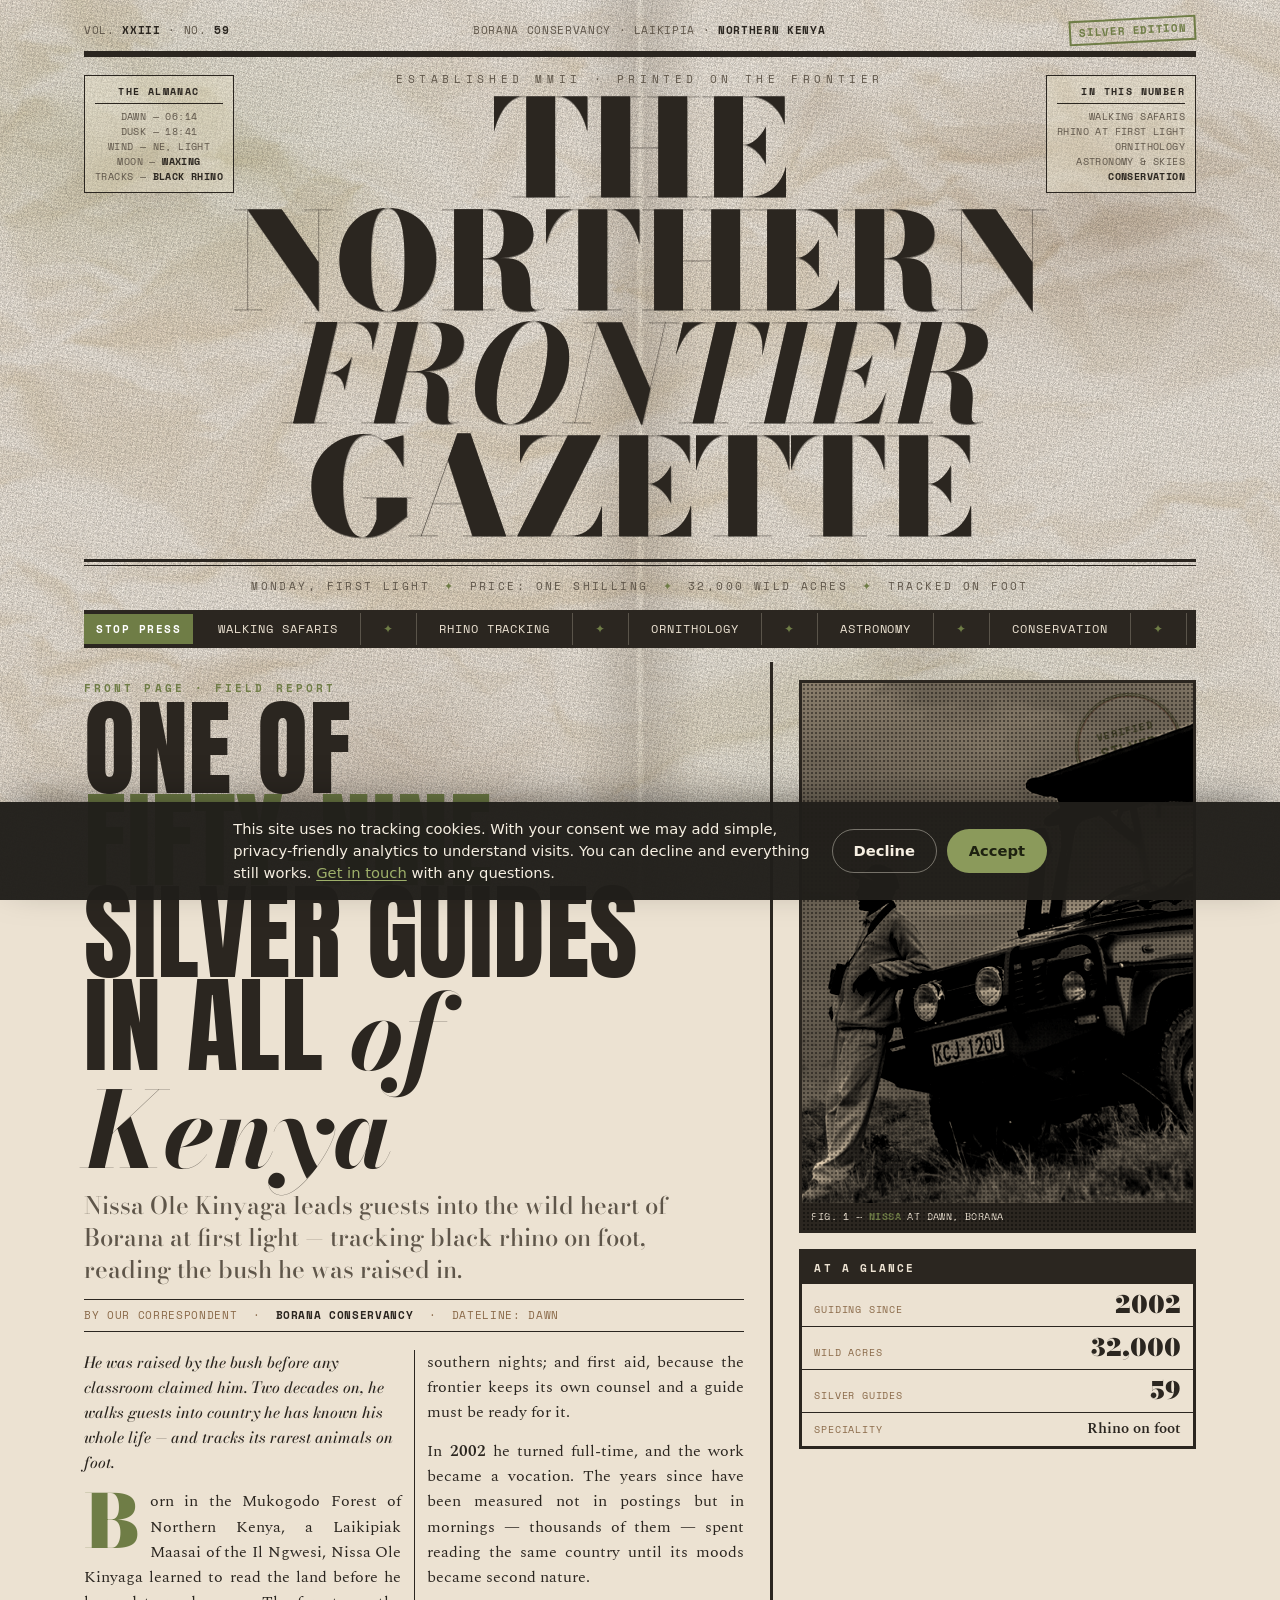
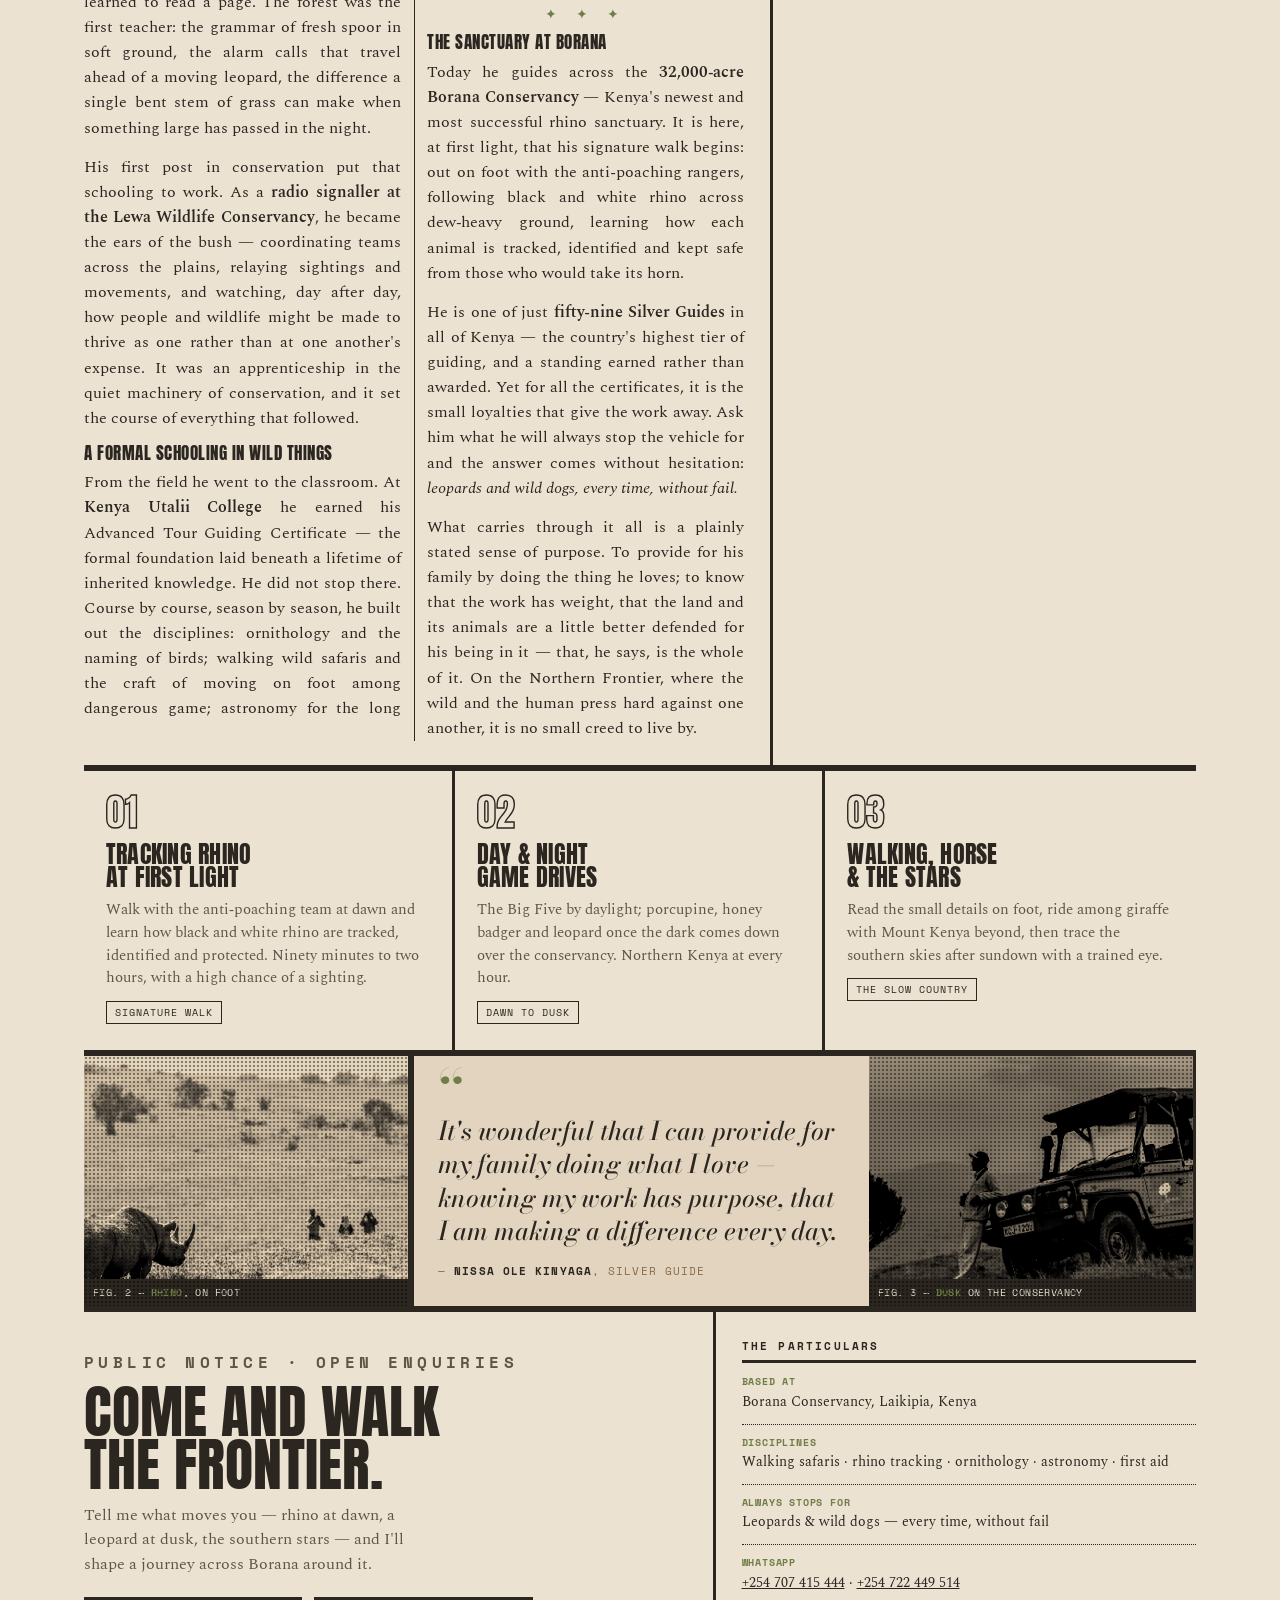
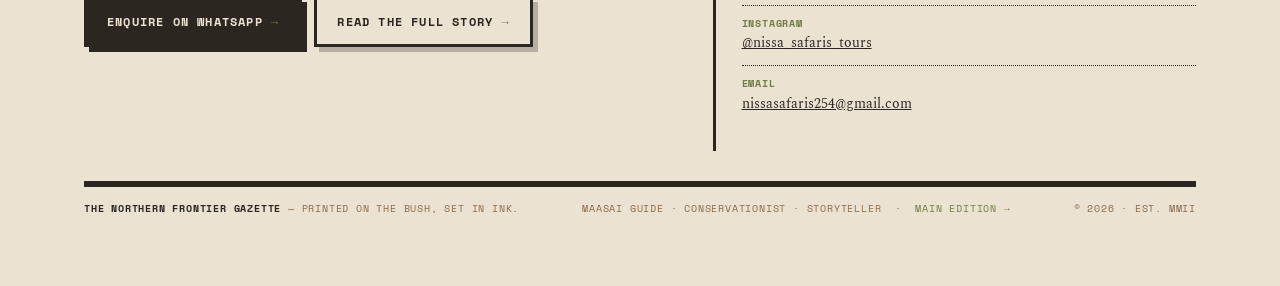
<file: gazette.html>
<!DOCTYPE html>
<html lang="en">
<head>
<meta charset="UTF-8" />
<meta name="viewport" content="width=device-width, initial-scale=1.0" />
<title>The Northern Frontier Gazette · Nissa Ole Kinyaga</title>
<meta name="description" content="A brutalist broadsheet front page for Nissa Ole Kinyaga — Maasai Silver Guide of the Borana Conservancy, one of only 59 in Kenya." />
<meta name="robots" content="index, follow, max-image-preview:large" />
<meta name="author" content="Nissa Ole Kinyaga" />
<meta name="theme-color" content="#e9e2d0" />
<link rel="canonical" href="https://www.nissahsafaris.com/gazette.html" />
<link rel="icon" href="favicon.svg" type="image/svg+xml" />
<link rel="icon" href="favicon.ico" sizes="any" />

<!-- Open Graph -->
<meta property="og:type" content="article" />
<meta property="og:site_name" content="Nissa Ole Kinyaga · Silver Safari Guide" />
<meta property="og:title" content="The Northern Frontier Gazette · Nissa Ole Kinyaga" />
<meta property="og:description" content="A vintage brutalist broadsheet telling the story of Nissa Ole Kinyaga, Maasai Silver Guide of the Borana Conservancy." />
<meta property="og:url" content="https://www.nissahsafaris.com/gazette.html" />
<meta property="og:image" content="https://www.nissahsafaris.com/images/gallery-8-nissa-dusk.jpg" />
<meta name="twitter:card" content="summary_large_image" />

<!-- Self-hosted fonts (no third-party requests, no IPs sent to Google) -->
<link rel="stylesheet" href="assets/fonts/fonts-gazette.css" />

<style>
/* ============================================================
   THE NORTHERN FRONTIER GAZETTE
   A brutalist vintage-broadsheet front page.
   Ink + aged newsprint + one rubber-stamp red.
   ============================================================ */

:root{
  /* palette taken straight from index.html — warm beige / ink / sage / brown */
  --paper:#ece2d2;        /* site --beige */
  --paper-deep:#e2d4bf;   /* site --beige-deep */
  --ink:#2b2620;          /* site --ink */
  --ink-soft:#5f564a;     /* site --ink-soft */
  --ink-faint:#8a6a49;    /* site --brown */
  --stamp:#6f7d46;        /* site --sage-deep (signature accent) */
  --stamp-warm:#6f543a;   /* site --brown-deep */
  --stamp-blue:#2a3b52;   /* faded postmark blue */
  --hair:1.5px;
  --rule:3px;
  --beam:6px;
}

*{box-sizing:border-box;margin:0;padding:0}
html{scroll-behavior:smooth;-webkit-text-size-adjust:100%}

body{
  font-family:"Spectral",Georgia,serif;
  color:var(--ink);
  /* LIGHT aged paper: subtle crush + gentle brown/green blooms over beige,
     so the dark ink text stays perfectly readable (background only) */
  background:
    url("images/paper-crush.jpg") center/cover fixed,
    radial-gradient(40% 32% at 14% 16%, rgba(139,154,91,.20), transparent 62%),
    radial-gradient(42% 34% at 86% 24%, rgba(138,106,73,.22), transparent 62%),
    radial-gradient(46% 38% at 72% 82%, rgba(139,154,91,.16), transparent 64%),
    radial-gradient(44% 36% at 26% 90%, rgba(138,106,73,.18), transparent 64%),
    var(--paper);
  background-blend-mode:soft-light,normal,normal,normal,normal,normal;
  background-attachment:fixed;
  line-height:1.5;
  overflow-x:hidden;
  position:relative;
}

/* ---------- THE CRUSTY NEWSPRINT TEXTURE (layered) ---------- */
/* base aged tone + foxing stains + fiber + vignette */
body::before{
  content:"";position:fixed;inset:0;z-index:0;pointer-events:none;
  background:
    /* foxing / coffee stains — gentle, keeps paper light */
    radial-gradient(130px 95px at 12% 18%, rgba(120,80,34,.14), transparent 70%),
    radial-gradient(170px 130px at 88% 26%, rgba(120,80,34,.11), transparent 70%),
    radial-gradient(100px 78px at 72% 72%, rgba(96,60,24,.13), transparent 70%),
    radial-gradient(240px 170px at 30% 88%, rgba(120,80,34,.10), transparent 72%),
    radial-gradient(90px 70px at 64% 12%, rgba(96,60,24,.09), transparent 72%),
    /* paper fibre cross-hatch */
    repeating-linear-gradient(8deg, rgba(70,52,30,.04) 0 2px, transparent 2px 4px),
    repeating-linear-gradient(-82deg, rgba(70,52,30,.03) 0 2px, transparent 2px 5px),
    /* soft corner age vignette */
    radial-gradient(155% 135% at 50% 40%, transparent 62%, rgba(58,38,16,.16) 100%);
  mix-blend-mode:multiply;
}
/* gritty crust grain — rendered as a REAL inline <svg> element (most
   reliable cross-browser; CSS data-URI filters don't run everywhere) */
.crust{
  position:fixed;inset:0;width:100vw;height:100vh;z-index:1;
  pointer-events:none;mix-blend-mode:multiply;opacity:.22;
}
/* coarse over-speckle for extra "crust" */
.crust--coarse{opacity:.12}
/* the vertical centre fold crease */
.fold{position:fixed;top:0;bottom:0;left:50%;width:120px;transform:translateX(-50%);z-index:2;pointer-events:none;
  background:linear-gradient(90deg,transparent,rgba(60,42,20,.14) 46%,rgba(255,250,235,.22) 50%,rgba(60,42,20,.14) 54%,transparent);
  mix-blend-mode:multiply;display:none}
@media(min-width:1100px){.fold{display:block}}

.sheet{position:relative;z-index:3;max-width:1180px;margin:0 auto;padding:18px clamp(14px,3vw,34px) 70px}

/* ---------- shared bits ---------- */
.mono{font-family:"Space Mono",monospace}
.rule{border:0;border-top:var(--rule) solid var(--ink);margin:0}
.rule--hair{border-top:var(--hair) solid var(--ink)}
.rule--double{height:7px;border-top:var(--rule) solid var(--ink);border-bottom:var(--hair) solid var(--ink)}
.rule--thick{border-top:var(--beam) solid var(--ink)}
a{color:inherit}

/* ============ TOP FOLIO BAR ============ */
.folio{
  display:flex;justify-content:space-between;align-items:center;gap:12px;
  font-family:"Space Mono",monospace;font-size:11px;letter-spacing:.06em;
  text-transform:uppercase;color:var(--ink-soft);padding-bottom:8px;flex-wrap:wrap;
}
.folio b{color:var(--ink)}
.folio .stamp-red{color:var(--stamp);font-weight:700;border:2px solid var(--stamp);
  padding:2px 8px;transform:rotate(-3deg);display:inline-block}

/* ============ MASTHEAD ============ */
.masthead{text-align:center;padding:14px 0 6px;position:relative}
.masthead__over{font-family:"Space Mono",monospace;font-size:11px;letter-spacing:.42em;
  text-transform:uppercase;color:var(--ink-soft);margin-bottom:6px}
.masthead__title{
  font-family:"Bodoni Moda",serif;font-weight:900;
  font-size:clamp(2.6rem,10.5vw,8.4rem);line-height:.84;letter-spacing:-.01em;
  text-transform:uppercase;color:var(--ink);
  /* heavy ink bleed */
  text-shadow:0 1px 0 rgba(24,20,16,.35), .5px .5px 0 rgba(24,20,16,.25);
}
.masthead__title .swash{font-style:italic;font-weight:700}
.masthead__sub{display:flex;justify-content:center;align-items:center;gap:14px;
  font-family:"Space Mono",monospace;font-size:11px;letter-spacing:.22em;
  text-transform:uppercase;color:var(--ink-soft);margin-top:12px;flex-wrap:wrap}
.masthead__sub span{white-space:nowrap}
.masthead__dot{color:var(--stamp)}

/* almanac flank boxes */
.flank{display:none}
@media(min-width:900px){
  .flank{display:block;position:absolute;top:18px;width:150px;border:var(--hair) solid var(--ink);
    padding:8px 10px;font-family:"Space Mono",monospace;font-size:10px;line-height:1.5;
    text-transform:uppercase;letter-spacing:.04em;color:var(--ink-soft);background:rgba(231,222,198,.4)}
  .flank--l{left:0}.flank--r{right:0;text-align:right}
  .flank h4{font-size:10px;letter-spacing:.14em;color:var(--ink);border-bottom:var(--hair) solid var(--ink);
    padding-bottom:4px;margin-bottom:5px}
  .flank b{color:var(--ink)}
}

/* ============ STOP-PRESS TICKER ============ */
.ticker{border-top:var(--rule) solid var(--ink);border-bottom:var(--rule) solid var(--ink);
  background:var(--ink);color:var(--paper);overflow:hidden;white-space:nowrap;
  display:flex;align-items:center;margin-top:10px}
.ticker__label{background:var(--stamp);color:#fff;font-family:"Space Mono",monospace;font-weight:700;
  font-size:11px;letter-spacing:.14em;text-transform:uppercase;padding:7px 12px;white-space:nowrap;
  flex:none;border-right:var(--rule) solid var(--ink)}
.ticker__track{display:inline-flex;gap:0;animation:slide 38s linear infinite}
.ticker__track span{font-family:"Space Mono",monospace;font-size:12px;letter-spacing:.08em;
  text-transform:uppercase;padding:7px 22px;border-right:var(--hair) solid rgba(231,222,198,.25)}
.ticker__track i{color:var(--stamp);font-style:normal}
@keyframes slide{to{transform:translateX(-50%)}}

/* ============ HERO GRID ============ */
.lede{display:grid;grid-template-columns:1.55fr .95fr;gap:0;margin-top:14px;
  border-bottom:var(--beam) solid var(--ink)}
@media(max-width:860px){.lede{grid-template-columns:1fr}}

.lede__main{padding:18px 26px 24px 0;border-right:var(--rule) solid var(--ink)}
@media(max-width:860px){.lede__main{border-right:0;padding-right:0;border-bottom:var(--rule) solid var(--ink)}}

.kicker{font-family:"Space Mono",monospace;font-size:11px;letter-spacing:.28em;
  text-transform:uppercase;color:var(--stamp);font-weight:700;margin-bottom:6px}
.headline{
  font-family:"Anton",sans-serif;font-weight:400;text-transform:uppercase;
  font-size:clamp(2.7rem,8.2vw,6.6rem);line-height:.88;letter-spacing:.005em;color:var(--ink);
}
.headline em{font-family:"Bodoni Moda",serif;font-style:italic;font-weight:700;
  text-transform:none;letter-spacing:-.01em}
.headline .red{color:var(--stamp)}
.deck{font-family:"Bodoni Moda",serif;font-size:clamp(1.05rem,2.4vw,1.5rem);font-weight:500;
  line-height:1.32;margin-top:14px;max-width:42ch;color:var(--ink-soft)}
.byline{font-family:"Space Mono",monospace;font-size:11px;letter-spacing:.06em;
  text-transform:uppercase;color:var(--ink-faint);margin-top:14px;
  border-top:var(--hair) solid var(--ink);border-bottom:var(--hair) solid var(--ink);padding:7px 0}
.byline b{color:var(--ink)}

/* body columns under the headline */
.cols{column-count:2;column-gap:26px;column-rule:var(--hair) solid var(--ink);
  margin-top:18px;font-size:.97rem;line-height:1.62;text-align:justify;hyphens:auto}
@media(max-width:560px){.cols{column-count:1}}
.cols p{margin-bottom:.9em}
.cols .lead-para::first-letter{
  font-family:"Bodoni Moda",serif;font-weight:900;float:left;font-size:4.6rem;line-height:.72;
  padding:6px 10px 0 0;color:var(--stamp)}
/* in-column crossheads + section dinkus for a long-form feature read */
.cols .crosshead{font-family:"Anton",sans-serif;font-weight:400;text-transform:uppercase;
  font-size:1.06rem;letter-spacing:.03em;line-height:1.05;margin:.5em 0 .45em;color:var(--ink);
  break-after:avoid;-webkit-column-break-after:avoid}
.cols .dinkus{text-align:center;color:var(--stamp);letter-spacing:.55em;
  margin:.3em 0 .55em;font-size:.85rem;break-inside:avoid}
.cols .standfirst{font-family:"Bodoni Moda",serif;font-style:italic;font-weight:500;
  color:var(--ink);text-align:left}

/* the right rail (photo + at-a-glance) */
.rail{padding:18px 0 24px 26px;display:flex;flex-direction:column;gap:16px}
@media(max-width:860px){.rail{padding-left:0;padding-top:6px}}

.plate{position:relative;border:var(--rule) solid var(--ink);overflow:hidden;background:var(--paper-deep)}
.plate img{display:block;width:100%;height:100%;object-fit:cover;
  /* halftone-ink photo treatment */
  filter:grayscale(1) contrast(1.28) brightness(1.04) sepia(.32) saturate(.6);
  mix-blend-mode:multiply}
.plate::after{ /* halftone dot screen */
  content:"";position:absolute;inset:0;pointer-events:none;mix-blend-mode:multiply;opacity:.5;
  background-image:radial-gradient(rgba(24,20,16,.9) 32%, transparent 33%);
  background-size:4px 4px}
.plate__cap{font-family:"Space Mono",monospace;font-size:10px;letter-spacing:.04em;
  text-transform:uppercase;color:var(--paper);background:var(--ink);
  position:absolute;left:0;right:0;bottom:0;padding:6px 9px}
.plate__cap b{color:var(--stamp)}

/* rubber stamp overlay */
.stamp-seal{position:absolute;top:10px;right:10px;z-index:4;width:108px;height:108px;
  border:3px double var(--stamp);border-radius:50%;color:var(--stamp);
  display:grid;place-content:center;text-align:center;transform:rotate(-14deg);
  font-family:"Space Mono",monospace;font-weight:700;font-size:10px;letter-spacing:.12em;
  text-transform:uppercase;line-height:1.25;opacity:.86;mix-blend-mode:multiply;
  box-shadow:inset 0 0 0 1px rgba(168,47,28,.5)}
.stamp-seal b{font-size:15px;display:block;letter-spacing:.04em}

/* AT A GLANCE box */
.glance{border:var(--rule) solid var(--ink);padding:0}
.glance__hd{background:var(--ink);color:var(--paper);font-family:"Space Mono",monospace;
  font-size:11px;font-weight:700;letter-spacing:.2em;text-transform:uppercase;padding:8px 12px}
.glance dl{display:grid}
.glance dl>div{display:flex;justify-content:space-between;align-items:baseline;gap:10px;
  padding:9px 12px;border-bottom:var(--hair) solid var(--ink)}
.glance dl>div:last-child{border-bottom:0}
.glance dt{font-family:"Space Mono",monospace;font-size:10px;letter-spacing:.08em;
  text-transform:uppercase;color:var(--ink-faint)}
.glance dd{font-family:"Bodoni Moda",serif;font-weight:900;font-size:1.5rem;line-height:1}
.glance dd.sm{font-size:.92rem;font-weight:700;text-align:right;font-family:"Spectral",serif}

/* ============ SECOND DECK: three-column field report ============ */
.deck-band{display:grid;grid-template-columns:repeat(3,1fr);margin-top:0;
  border-bottom:var(--beam) solid var(--ink)}
@media(max-width:760px){.deck-band{grid-template-columns:1fr}}
.report{padding:22px 22px 26px;border-right:var(--rule) solid var(--ink)}
.report:last-child{border-right:0}
@media(max-width:760px){.report{border-right:0;border-bottom:var(--rule) solid var(--ink)}
  .report:last-child{border-bottom:0}}
.report__no{font-family:"Anton",sans-serif;font-size:2.4rem;line-height:1;color:var(--paper);
  -webkit-text-stroke:1.4px var(--ink)}
.report h3{font-family:"Anton",sans-serif;font-weight:400;text-transform:uppercase;
  font-size:1.5rem;line-height:.98;margin:8px 0 9px;letter-spacing:.01em}
.report p{font-size:.92rem;line-height:1.55;color:var(--ink-soft)}
.report .tag{display:inline-block;margin-top:11px;font-family:"Space Mono",monospace;font-size:10px;
  letter-spacing:.1em;text-transform:uppercase;border:var(--hair) solid var(--ink);padding:3px 8px}

/* ============ DISPATCH STRIP (photos + pull quote) ============ */
.dispatch{display:grid;grid-template-columns:1fr 1.4fr 1fr;gap:0;
  border-bottom:var(--beam) solid var(--ink)}
@media(max-width:860px){.dispatch{grid-template-columns:1fr 1fr}.dispatch .quotecell{grid-column:1/-1}}
@media(max-width:520px){.dispatch{grid-template-columns:1fr}}
.dispatch .plate{border:0;border-right:var(--rule) solid var(--ink);height:100%;min-height:240px}
.dispatch .plate:nth-child(2){border-right:0}
.quotecell{padding:26px 24px;display:flex;flex-direction:column;justify-content:center;
  border-left:var(--rule) solid var(--ink);background:var(--paper-deep)}
@media(max-width:860px){.quotecell{border-left:0;border-top:var(--rule) solid var(--ink)}}
.quotecell .mark{font-family:"Bodoni Moda",serif;font-size:4rem;line-height:.4;color:var(--stamp);height:.5em}
.quotecell blockquote{font-family:"Bodoni Moda",serif;font-style:italic;font-weight:500;
  font-size:clamp(1.15rem,2.4vw,1.6rem);line-height:1.3}
.quotecell cite{display:block;margin-top:16px;font-family:"Space Mono",monospace;font-style:normal;
  font-size:11px;letter-spacing:.1em;text-transform:uppercase;color:var(--ink-faint)}
.quotecell cite b{color:var(--ink)}

/* ============ CLASSIFIEDS / CALL TO ACTION ============ */
.foot-grid{display:grid;grid-template-columns:1.3fr 1fr;gap:0;margin-top:0}
@media(max-width:760px){.foot-grid{grid-template-columns:1fr}}
.notice{padding:26px 26px 26px 0}
@media(max-width:760px){.notice{padding-right:0}}
.notice .kicker{margin-bottom:10px}
.notice h2{font-family:"Anton",sans-serif;font-weight:400;text-transform:uppercase;
  font-size:clamp(2rem,5.5vw,3.6rem);line-height:.92}
.notice p{font-size:1rem;line-height:1.55;color:var(--ink-soft);margin-top:12px;max-width:44ch}
.actions{display:flex;flex-wrap:wrap;gap:12px;margin-top:20px}
.ink-btn{font-family:"Space Mono",monospace;font-weight:700;font-size:12px;letter-spacing:.1em;
  text-transform:uppercase;text-decoration:none;padding:13px 20px;border:var(--rule) solid var(--ink);
  background:var(--ink);color:var(--paper);transition:transform .12s ease, box-shadow .12s ease;
  box-shadow:5px 5px 0 var(--ink)}
.ink-btn:hover{transform:translate(-2px,-2px);box-shadow:7px 7px 0 var(--stamp)}
.ink-btn--ghost{background:transparent;color:var(--ink);box-shadow:5px 5px 0 rgba(24,20,16,.25)}
.ink-btn--ghost:hover{box-shadow:7px 7px 0 var(--stamp)}
.ink-btn .ar{color:var(--stamp)}

.classifieds{border-left:var(--rule) solid var(--ink);padding:26px 0 26px 26px}
@media(max-width:760px){.classifieds{border-left:0;border-top:var(--rule) solid var(--ink);padding-left:0;margin-top:10px}}
.classifieds h4{font-family:"Space Mono",monospace;font-size:11px;letter-spacing:.2em;
  text-transform:uppercase;border-bottom:var(--rule) solid var(--ink);padding-bottom:6px;margin-bottom:12px}
.classifieds ul{list-style:none;display:grid;gap:11px}
.classifieds li{font-size:.9rem;line-height:1.45;padding-bottom:11px;border-bottom:var(--hair) dotted var(--ink)}
.classifieds li:last-child{border-bottom:0}
.classifieds li b{font-family:"Space Mono",monospace;font-size:10px;letter-spacing:.08em;
  text-transform:uppercase;color:var(--stamp);display:block;margin-bottom:2px}

/* ============ COLOPHON / FOOTER ============ */
.colophon{border-top:var(--beam) solid var(--ink);margin-top:30px;padding-top:14px;
  display:flex;justify-content:space-between;align-items:center;gap:16px;flex-wrap:wrap;
  font-family:"Space Mono",monospace;font-size:10px;letter-spacing:.08em;text-transform:uppercase;color:var(--ink-faint)}
.colophon b{color:var(--ink)}
.colophon a{color:var(--stamp);text-decoration:none}

/* ============ ENTRANCE CHOREOGRAPHY ============ */
.r{opacity:0;transform:translateY(16px);animation:rise .9s cubic-bezier(.16,1,.3,1) forwards}
@keyframes rise{to{opacity:1;transform:none}}
.d0{animation-delay:.05s}.d1{animation-delay:.18s}.d2{animation-delay:.3s}.d3{animation-delay:.42s}
.d4{animation-delay:.54s}.d5{animation-delay:.66s}.d6{animation-delay:.78s}.d7{animation-delay:.9s}
@media(prefers-reduced-motion:reduce){
  .r{opacity:1;transform:none;animation:none}
  .ticker__track{animation:none}
}
</style>
</head>
<body>

<!-- ░░ crunchy newsprint grain (real inline SVG — renders everywhere) ░░ -->
<svg class="crust" preserveAspectRatio="none" xmlns="http://www.w3.org/2000/svg" aria-hidden="true">
  <filter id="crustGrain">
    <feTurbulence type="fractalNoise" baseFrequency="0.8" numOctaves="4" stitchTiles="stitch"/>
    <feColorMatrix type="saturate" values="0"/>
    <feComponentTransfer>
      <feFuncR type="linear" slope="0"/>
      <feFuncG type="linear" slope="0"/>
      <feFuncB type="linear" slope="0"/>
      <feFuncA type="linear" slope="1.9" intercept="-0.55"/>
    </feComponentTransfer>
  </filter>
  <rect width="100%" height="100%" filter="url(#crustGrain)"/>
</svg>
<svg class="crust crust--coarse" preserveAspectRatio="none" xmlns="http://www.w3.org/2000/svg" aria-hidden="true">
  <filter id="crustCoarse">
    <feTurbulence type="fractalNoise" baseFrequency="0.28" numOctaves="3" stitchTiles="stitch"/>
    <feColorMatrix type="saturate" values="0"/>
    <feComponentTransfer>
      <feFuncR type="linear" slope="0"/>
      <feFuncG type="linear" slope="0"/>
      <feFuncB type="linear" slope="0"/>
      <feFuncA type="linear" slope="1.4" intercept="-0.62"/>
    </feComponentTransfer>
  </filter>
  <rect width="100%" height="100%" filter="url(#crustCoarse)"/>
</svg>

<div class="fold" aria-hidden="true"></div>

<div class="sheet">

  <!-- ░░ TOP FOLIO ░░ -->
  <div class="folio r d0">
    <span>Vol. <b>XXIII</b> · No. <b>59</b></span>
    <span>Borana Conservancy · Laikipia · <b>Northern Kenya</b></span>
    <span class="stamp-red">Silver Edition</span>
  </div>
  <hr class="rule rule--thick r d0" />

  <!-- ░░ MASTHEAD ░░ -->
  <header class="masthead">
    <div class="flank flank--l r d1">
      <h4>The Almanac</h4>
      Dawn — 06:14<br/>
      Dusk — 18:41<br/>
      Wind — NE, light<br/>
      Moon — <b>Waxing</b><br/>
      Tracks — <b>Black rhino</b>
    </div>
    <div class="flank flank--r r d1">
      <h4>In This Number</h4>
      Walking Safaris<br/>
      Rhino at First Light<br/>
      Ornithology<br/>
      Astronomy &amp; Skies<br/>
      <b>Conservation</b>
    </div>

    <p class="masthead__over r d1">Established MMII · Printed on the Frontier</p>
    <h1 class="masthead__title r d2">The Northern<br/><span class="swash">Frontier</span> Gazette</h1>
    <hr class="rule rule--double r d2" style="margin-top:14px" />
    <div class="masthead__sub r d3">
      <span>Monday, First Light</span><span class="masthead__dot">✦</span>
      <span>Price: One Shilling</span><span class="masthead__dot">✦</span>
      <span>32,000 Wild Acres</span><span class="masthead__dot">✦</span>
      <span>Tracked on Foot</span>
    </div>
  </header>

  <!-- ░░ STOP PRESS TICKER ░░ -->
  <div class="ticker r d3" aria-hidden="true">
    <span class="ticker__label">Stop Press</span>
    <div class="ticker__track">
      <span>Walking Safaris</span><span><i>✦</i></span><span>Rhino Tracking</span><span><i>✦</i></span>
      <span>Ornithology</span><span><i>✦</i></span><span>Astronomy</span><span><i>✦</i></span>
      <span>Conservation</span><span><i>✦</i></span><span>The Big Five</span><span><i>✦</i></span>
      <span>Walking Safaris</span><span><i>✦</i></span><span>Rhino Tracking</span><span><i>✦</i></span>
      <span>Ornithology</span><span><i>✦</i></span><span>Astronomy</span><span><i>✦</i></span>
      <span>Conservation</span><span><i>✦</i></span><span>The Big Five</span><span><i>✦</i></span>
    </div>
  </div>

  <!-- ░░ LEAD STORY ░░ -->
  <section class="lede">
    <div class="lede__main">
      <p class="kicker r d2">Front Page · Field Report</p>
      <h2 class="headline r d3">One of <span class="red">Fifty&#8209;Nine</span><br/>Silver Guides<br/>in all <em>of Kenya</em></h2>
      <p class="deck r d4">Nissa Ole Kinyaga leads guests into the wild heart of Borana at first light — tracking black rhino on foot, reading the bush he was raised in.</p>
      <p class="byline mono r d4">By Our Correspondent &nbsp;·&nbsp; <b>Borana Conservancy</b> &nbsp;·&nbsp; Dateline: Dawn</p>

      <div class="cols r d5">
        <p class="standfirst">He was raised by the bush before any classroom claimed him. Two decades on, he walks guests into country he has known his whole life — and tracks its rarest animals on foot.</p>

        <p class="lead-para">Born in the Mukogodo Forest of Northern Kenya, a Laikipiak Maasai of the Il Ngwesi, Nissa Ole Kinyaga learned to read the land before he learned to read a page. The forest was the first teacher: the grammar of fresh spoor in soft ground, the alarm calls that travel ahead of a moving leopard, the difference a single bent stem of grass can make when something large has passed in the night.</p>

        <p>His first post in conservation put that schooling to work. As a <b>radio signaller at the Lewa Wildlife Conservancy</b>, he became the ears of the bush — coordinating teams across the plains, relaying sightings and movements, and watching, day after day, how people and wildlife might be made to thrive as one rather than at one another's expense. It was an apprenticeship in the quiet machinery of conservation, and it set the course of everything that followed.</p>

        <h4 class="crosshead">A Formal Schooling in Wild Things</h4>

        <p>From the field he went to the classroom. At <b>Kenya Utalii College</b> he earned his Advanced Tour Guiding Certificate — the formal foundation laid beneath a lifetime of inherited knowledge. He did not stop there. Course by course, season by season, he built out the disciplines: ornithology and the naming of birds; walking wild safaris and the craft of moving on foot among dangerous game; astronomy for the long southern nights; and first aid, because the frontier keeps its own counsel and a guide must be ready for it.</p>

        <p>In <b>2002</b> he turned full‑time, and the work became a vocation. The years since have been measured not in postings but in mornings — thousands of them — spent reading the same country until its moods became second nature.</p>

        <p class="dinkus">✦ ✦ ✦</p>

        <h4 class="crosshead">The Sanctuary at Borana</h4>

        <p>Today he guides across the <b>32,000‑acre Borana Conservancy</b> — Kenya's newest and most successful rhino sanctuary. It is here, at first light, that his signature walk begins: out on foot with the anti‑poaching rangers, following black and white rhino across dew‑heavy ground, learning how each animal is tracked, identified and kept safe from those who would take its horn.</p>

        <p>He is one of just <b>fifty‑nine Silver Guides</b> in all of Kenya — the country's highest tier of guiding, and a standing earned rather than awarded. Yet for all the certificates, it is the small loyalties that give the work away. Ask him what he will always stop the vehicle for and the answer comes without hesitation: <i>leopards and wild dogs, every time, without fail.</i></p>

        <p>What carries through it all is a plainly stated sense of purpose. To provide for his family by doing the thing he loves; to know that the work has weight, that the land and its animals are a little better defended for his being in it — that, he says, is the whole of it. On the Northern Frontier, where the wild and the human press hard against one another, it is no small creed to live by.</p>
      </div>
    </div>

    <aside class="rail">
      <figure class="plate r d4">
        <div class="stamp-seal">Verified<br/><b>Silver</b>Guide</div>
        <img src="images/nissa-portrait.jpg" alt="Nissa Ole Kinyaga at dawn on the Borana Conservancy" loading="eager" />
        <figcaption class="plate__cap">Fig.&nbsp;1 — <b>Nissa</b> at dawn, Borana</figcaption>
      </figure>

      <div class="glance r d5">
        <div class="glance__hd">At a Glance</div>
        <dl>
          <div><dt>Guiding since</dt><dd>2002</dd></div>
          <div><dt>Wild acres</dt><dd>32,000</dd></div>
          <div><dt>Silver Guides</dt><dd>59</dd></div>
          <div><dt>Speciality</dt><dd class="sm">Rhino on foot</dd></div>
        </dl>
      </div>
    </aside>
  </section>

  <!-- ░░ THREE-COLUMN FIELD REPORT ░░ -->
  <section class="deck-band">
    <article class="report r d4">
      <span class="report__no">01</span>
      <h3>Tracking Rhino<br/>at First Light</h3>
      <p>Walk with the anti‑poaching team at dawn and learn how black and white rhino are tracked, identified and protected. Ninety minutes to two hours, with a high chance of a sighting.</p>
      <span class="tag mono">Signature Walk</span>
    </article>
    <article class="report r d5">
      <span class="report__no">02</span>
      <h3>Day &amp; Night<br/>Game Drives</h3>
      <p>The Big Five by daylight; porcupine, honey badger and leopard once the dark comes down over the conservancy. Northern Kenya at every hour.</p>
      <span class="tag mono">Dawn to Dusk</span>
    </article>
    <article class="report r d6">
      <span class="report__no">03</span>
      <h3>Walking, Horse<br/>&amp; the Stars</h3>
      <p>Read the small details on foot, ride among giraffe with Mount Kenya beyond, then trace the southern skies after sundown with a trained eye.</p>
      <span class="tag mono">The Slow Country</span>
    </article>
  </section>

  <!-- ░░ DISPATCH STRIP ░░ -->
  <section class="dispatch">
    <figure class="plate r d4">
      <img src="images/field-rhino-wild.jpg" alt="Black rhino in the wild, Borana" loading="lazy" />
      <figcaption class="plate__cap">Fig.&nbsp;2 — <b>Rhino</b>, on foot</figcaption>
    </figure>
    <div class="quotecell r d5">
      <span class="mark">“</span>
      <blockquote>It's wonderful that I can provide for my family doing what I love — knowing my work has purpose, that I am making a difference every day.</blockquote>
      <cite>— <b>Nissa Ole Kinyaga</b>, Silver Guide</cite>
    </div>
    <figure class="plate r d6">
      <img src="images/gallery-8-nissa-dusk.jpg" alt="Nissa beside the safari vehicle at dusk" loading="lazy" />
      <figcaption class="plate__cap">Fig.&nbsp;3 — <b>Dusk</b> on the conservancy</figcaption>
    </figure>
  </section>

  <!-- ░░ NOTICE / CALL & CLASSIFIEDS ░░ -->
  <section class="foot-grid">
    <div class="notice">
      <p class="kicker r d4">Public Notice · Open Enquiries</p>
      <h2 class="r d5">Come and walk<br/>the Frontier.</h2>
      <p class="r d5">Tell me what moves you — rhino at dawn, a leopard at dusk, the southern stars — and I'll shape a journey across Borana around it.</p>
      <div class="actions r d6">
        <a class="ink-btn" href="https://wa.me/254707415444?text=Hello%20Nissa%2C%20I%27d%20love%20to%20plan%20a%20safari%20with%20you." target="_blank" rel="noopener">Enquire on WhatsApp <span class="ar">→</span></a>
        <a class="ink-btn ink-btn--ghost" href="index.html">Read the full story <span class="ar">→</span></a>
      </div>
    </div>

    <aside class="classifieds r d6">
      <h4>The Particulars</h4>
      <ul>
        <li><b>Based at</b>Borana Conservancy, Laikipia, Kenya</li>
        <li><b>Disciplines</b>Walking safaris · rhino tracking · ornithology · astronomy · first aid</li>
        <li><b>Always stops for</b>Leopards &amp; wild dogs — every time, without fail</li>
        <li><b>WhatsApp</b><a href="https://wa.me/254707415444" target="_blank" rel="noopener" style="color:var(--ink)">+254 707 415 444</a> · <a href="https://wa.me/254722449514" target="_blank" rel="noopener" style="color:var(--ink)">+254 722 449 514</a></li>
        <li><b>Instagram</b><a href="https://instagram.com/nissa_safaris_tours" target="_blank" rel="noopener" style="color:var(--ink)">@nissa_safaris_tours</a></li>
        <li><b>Email</b><a href="mailto:nissasafaris254@gmail.com" style="color:var(--ink)">nissasafaris254@gmail.com</a></li>
      </ul>
    </aside>
  </section>

  <!-- ░░ COLOPHON ░░ -->
  <footer class="colophon">
    <span><b>The Northern Frontier Gazette</b> — Printed on the bush, set in ink.</span>
    <span>Maasai guide · conservationist · storyteller &nbsp;·&nbsp; <a href="index.html">Main Edition →</a></span>
    <span>© <span id="yr"></span> · Est. MMII</span>
  </footer>

</div>

<script>
  document.getElementById('yr').textContent = new Date().getFullYear();
</script>
<script src="assets/consent.js" defer></script>
</body>
</html>
</file>
<file: assets/fonts/fonts-gazette.css>
/* vietnamese */
@font-face {
  font-family: 'Anton';
  font-style: normal;
  font-weight: 400;
  font-display: swap;
  src: url(anton-b283bdcf.woff2) format('woff2');
  unicode-range: U+0102-0103, U+0110-0111, U+0128-0129, U+0168-0169, U+01A0-01A1, U+01AF-01B0, U+0300-0301, U+0303-0304, U+0308-0309, U+0323, U+0329, U+1EA0-1EF9, U+20AB;
}
/* latin-ext */
@font-face {
  font-family: 'Anton';
  font-style: normal;
  font-weight: 400;
  font-display: swap;
  src: url(anton-cfa139c2.woff2) format('woff2');
  unicode-range: U+0100-02BA, U+02BD-02C5, U+02C7-02CC, U+02CE-02D7, U+02DD-02FF, U+0304, U+0308, U+0329, U+1D00-1DBF, U+1E00-1E9F, U+1EF2-1EFF, U+2020, U+20A0-20AB, U+20AD-20C0, U+2113, U+2C60-2C7F, U+A720-A7FF;
}
/* latin */
@font-face {
  font-family: 'Anton';
  font-style: normal;
  font-weight: 400;
  font-display: swap;
  src: url(anton-a6f395c1.woff2) format('woff2');
  unicode-range: U+0000-00FF, U+0131, U+0152-0153, U+02BB-02BC, U+02C6, U+02DA, U+02DC, U+0304, U+0308, U+0329, U+2000-206F, U+20AC, U+2122, U+2191, U+2193, U+2212, U+2215, U+FEFF, U+FFFD;
}
/* math */
@font-face {
  font-family: 'Bodoni Moda';
  font-style: italic;
  font-weight: 400 700;
  font-display: swap;
  src: url(bodonimoda-3ec91045.woff2) format('woff2');
  unicode-range: U+0302-0303, U+0305, U+0307-0308, U+0310, U+0312, U+0315, U+031A, U+0326-0327, U+032C, U+032F-0330, U+0332-0333, U+0338, U+033A, U+0346, U+034D, U+0391-03A1, U+03A3-03A9, U+03B1-03C9, U+03D1, U+03D5-03D6, U+03F0-03F1, U+03F4-03F5, U+2016-2017, U+2034-2038, U+203C, U+2040, U+2043, U+2047, U+2050, U+2057, U+205F, U+2070-2071, U+2074-208E, U+2090-209C, U+20D0-20DC, U+20E1, U+20E5-20EF, U+2100-2112, U+2114-2115, U+2117-2121, U+2123-214F, U+2190, U+2192, U+2194-21AE, U+21B0-21E5, U+21F1-21F2, U+21F4-2211, U+2213-2214, U+2216-22FF, U+2308-230B, U+2310, U+2319, U+231C-2321, U+2336-237A, U+237C, U+2395, U+239B-23B7, U+23D0, U+23DC-23E1, U+2474-2475, U+25AF, U+25B3, U+25B7, U+25BD, U+25C1, U+25CA, U+25CC, U+25FB, U+266D-266F, U+27C0-27FF, U+2900-2AFF, U+2B0E-2B11, U+2B30-2B4C, U+2BFE, U+3030, U+FF5B, U+FF5D, U+1D400-1D7FF, U+1EE00-1EEFF;
}
/* symbols */
@font-face {
  font-family: 'Bodoni Moda';
  font-style: italic;
  font-weight: 400 700;
  font-display: swap;
  src: url(bodonimoda-4d069ecc.woff2) format('woff2');
  unicode-range: U+0001-000C, U+000E-001F, U+007F-009F, U+20DD-20E0, U+20E2-20E4, U+2150-218F, U+2190, U+2192, U+2194-2199, U+21AF, U+21E6-21F0, U+21F3, U+2218-2219, U+2299, U+22C4-22C6, U+2300-243F, U+2440-244A, U+2460-24FF, U+25A0-27BF, U+2800-28FF, U+2921-2922, U+2981, U+29BF, U+29EB, U+2B00-2BFF, U+4DC0-4DFF, U+FFF9-FFFB, U+10140-1018E, U+10190-1019C, U+101A0, U+101D0-101FD, U+102E0-102FB, U+10E60-10E7E, U+1D2C0-1D2D3, U+1D2E0-1D37F, U+1F000-1F0FF, U+1F100-1F1AD, U+1F1E6-1F1FF, U+1F30D-1F30F, U+1F315, U+1F31C, U+1F31E, U+1F320-1F32C, U+1F336, U+1F378, U+1F37D, U+1F382, U+1F393-1F39F, U+1F3A7-1F3A8, U+1F3AC-1F3AF, U+1F3C2, U+1F3C4-1F3C6, U+1F3CA-1F3CE, U+1F3D4-1F3E0, U+1F3ED, U+1F3F1-1F3F3, U+1F3F5-1F3F7, U+1F408, U+1F415, U+1F41F, U+1F426, U+1F43F, U+1F441-1F442, U+1F444, U+1F446-1F449, U+1F44C-1F44E, U+1F453, U+1F46A, U+1F47D, U+1F4A3, U+1F4B0, U+1F4B3, U+1F4B9, U+1F4BB, U+1F4BF, U+1F4C8-1F4CB, U+1F4D6, U+1F4DA, U+1F4DF, U+1F4E3-1F4E6, U+1F4EA-1F4ED, U+1F4F7, U+1F4F9-1F4FB, U+1F4FD-1F4FE, U+1F503, U+1F507-1F50B, U+1F50D, U+1F512-1F513, U+1F53E-1F54A, U+1F54F-1F5FA, U+1F610, U+1F650-1F67F, U+1F687, U+1F68D, U+1F691, U+1F694, U+1F698, U+1F6AD, U+1F6B2, U+1F6B9-1F6BA, U+1F6BC, U+1F6C6-1F6CF, U+1F6D3-1F6D7, U+1F6E0-1F6EA, U+1F6F0-1F6F3, U+1F6F7-1F6FC, U+1F700-1F7FF, U+1F800-1F80B, U+1F810-1F847, U+1F850-1F859, U+1F860-1F887, U+1F890-1F8AD, U+1F8B0-1F8BB, U+1F8C0-1F8C1, U+1F900-1F90B, U+1F93B, U+1F946, U+1F984, U+1F996, U+1F9E9, U+1FA00-1FA6F, U+1FA70-1FA7C, U+1FA80-1FA89, U+1FA8F-1FAC6, U+1FACE-1FADC, U+1FADF-1FAE9, U+1FAF0-1FAF8, U+1FB00-1FBFF;
}
/* latin-ext */
@font-face {
  font-family: 'Bodoni Moda';
  font-style: italic;
  font-weight: 400 700;
  font-display: swap;
  src: url(bodonimoda-f4316098.woff2) format('woff2');
  unicode-range: U+0100-02BA, U+02BD-02C5, U+02C7-02CC, U+02CE-02D7, U+02DD-02FF, U+0304, U+0308, U+0329, U+1D00-1DBF, U+1E00-1E9F, U+1EF2-1EFF, U+2020, U+20A0-20AB, U+20AD-20C0, U+2113, U+2C60-2C7F, U+A720-A7FF;
}
/* latin */
@font-face {
  font-family: 'Bodoni Moda';
  font-style: italic;
  font-weight: 400 700;
  font-display: swap;
  src: url(bodonimoda-5d0b87d5.woff2) format('woff2');
  unicode-range: U+0000-00FF, U+0131, U+0152-0153, U+02BB-02BC, U+02C6, U+02DA, U+02DC, U+0304, U+0308, U+0329, U+2000-206F, U+20AC, U+2122, U+2191, U+2193, U+2212, U+2215, U+FEFF, U+FFFD;
}
/* math */
@font-face {
  font-family: 'Bodoni Moda';
  font-style: normal;
  font-weight: 400 900;
  font-display: swap;
  src: url(bodonimoda-e4a8a300.woff2) format('woff2');
  unicode-range: U+0302-0303, U+0305, U+0307-0308, U+0310, U+0312, U+0315, U+031A, U+0326-0327, U+032C, U+032F-0330, U+0332-0333, U+0338, U+033A, U+0346, U+034D, U+0391-03A1, U+03A3-03A9, U+03B1-03C9, U+03D1, U+03D5-03D6, U+03F0-03F1, U+03F4-03F5, U+2016-2017, U+2034-2038, U+203C, U+2040, U+2043, U+2047, U+2050, U+2057, U+205F, U+2070-2071, U+2074-208E, U+2090-209C, U+20D0-20DC, U+20E1, U+20E5-20EF, U+2100-2112, U+2114-2115, U+2117-2121, U+2123-214F, U+2190, U+2192, U+2194-21AE, U+21B0-21E5, U+21F1-21F2, U+21F4-2211, U+2213-2214, U+2216-22FF, U+2308-230B, U+2310, U+2319, U+231C-2321, U+2336-237A, U+237C, U+2395, U+239B-23B7, U+23D0, U+23DC-23E1, U+2474-2475, U+25AF, U+25B3, U+25B7, U+25BD, U+25C1, U+25CA, U+25CC, U+25FB, U+266D-266F, U+27C0-27FF, U+2900-2AFF, U+2B0E-2B11, U+2B30-2B4C, U+2BFE, U+3030, U+FF5B, U+FF5D, U+1D400-1D7FF, U+1EE00-1EEFF;
}
/* symbols */
@font-face {
  font-family: 'Bodoni Moda';
  font-style: normal;
  font-weight: 400 900;
  font-display: swap;
  src: url(bodonimoda-4fd5d302.woff2) format('woff2');
  unicode-range: U+0001-000C, U+000E-001F, U+007F-009F, U+20DD-20E0, U+20E2-20E4, U+2150-218F, U+2190, U+2192, U+2194-2199, U+21AF, U+21E6-21F0, U+21F3, U+2218-2219, U+2299, U+22C4-22C6, U+2300-243F, U+2440-244A, U+2460-24FF, U+25A0-27BF, U+2800-28FF, U+2921-2922, U+2981, U+29BF, U+29EB, U+2B00-2BFF, U+4DC0-4DFF, U+FFF9-FFFB, U+10140-1018E, U+10190-1019C, U+101A0, U+101D0-101FD, U+102E0-102FB, U+10E60-10E7E, U+1D2C0-1D2D3, U+1D2E0-1D37F, U+1F000-1F0FF, U+1F100-1F1AD, U+1F1E6-1F1FF, U+1F30D-1F30F, U+1F315, U+1F31C, U+1F31E, U+1F320-1F32C, U+1F336, U+1F378, U+1F37D, U+1F382, U+1F393-1F39F, U+1F3A7-1F3A8, U+1F3AC-1F3AF, U+1F3C2, U+1F3C4-1F3C6, U+1F3CA-1F3CE, U+1F3D4-1F3E0, U+1F3ED, U+1F3F1-1F3F3, U+1F3F5-1F3F7, U+1F408, U+1F415, U+1F41F, U+1F426, U+1F43F, U+1F441-1F442, U+1F444, U+1F446-1F449, U+1F44C-1F44E, U+1F453, U+1F46A, U+1F47D, U+1F4A3, U+1F4B0, U+1F4B3, U+1F4B9, U+1F4BB, U+1F4BF, U+1F4C8-1F4CB, U+1F4D6, U+1F4DA, U+1F4DF, U+1F4E3-1F4E6, U+1F4EA-1F4ED, U+1F4F7, U+1F4F9-1F4FB, U+1F4FD-1F4FE, U+1F503, U+1F507-1F50B, U+1F50D, U+1F512-1F513, U+1F53E-1F54A, U+1F54F-1F5FA, U+1F610, U+1F650-1F67F, U+1F687, U+1F68D, U+1F691, U+1F694, U+1F698, U+1F6AD, U+1F6B2, U+1F6B9-1F6BA, U+1F6BC, U+1F6C6-1F6CF, U+1F6D3-1F6D7, U+1F6E0-1F6EA, U+1F6F0-1F6F3, U+1F6F7-1F6FC, U+1F700-1F7FF, U+1F800-1F80B, U+1F810-1F847, U+1F850-1F859, U+1F860-1F887, U+1F890-1F8AD, U+1F8B0-1F8BB, U+1F8C0-1F8C1, U+1F900-1F90B, U+1F93B, U+1F946, U+1F984, U+1F996, U+1F9E9, U+1FA00-1FA6F, U+1FA70-1FA7C, U+1FA80-1FA89, U+1FA8F-1FAC6, U+1FACE-1FADC, U+1FADF-1FAE9, U+1FAF0-1FAF8, U+1FB00-1FBFF;
}
/* latin-ext */
@font-face {
  font-family: 'Bodoni Moda';
  font-style: normal;
  font-weight: 400 900;
  font-display: swap;
  src: url(bodonimoda-21224576.woff2) format('woff2');
  unicode-range: U+0100-02BA, U+02BD-02C5, U+02C7-02CC, U+02CE-02D7, U+02DD-02FF, U+0304, U+0308, U+0329, U+1D00-1DBF, U+1E00-1E9F, U+1EF2-1EFF, U+2020, U+20A0-20AB, U+20AD-20C0, U+2113, U+2C60-2C7F, U+A720-A7FF;
}
/* latin */
@font-face {
  font-family: 'Bodoni Moda';
  font-style: normal;
  font-weight: 400 900;
  font-display: swap;
  src: url(bodonimoda-aad168b2.woff2) format('woff2');
  unicode-range: U+0000-00FF, U+0131, U+0152-0153, U+02BB-02BC, U+02C6, U+02DA, U+02DC, U+0304, U+0308, U+0329, U+2000-206F, U+20AC, U+2122, U+2191, U+2193, U+2212, U+2215, U+FEFF, U+FFFD;
}
/* vietnamese */
@font-face {
  font-family: 'Space Mono';
  font-style: italic;
  font-weight: 400;
  font-display: swap;
  src: url(spacemono-5fbe146c.woff2) format('woff2');
  unicode-range: U+0102-0103, U+0110-0111, U+0128-0129, U+0168-0169, U+01A0-01A1, U+01AF-01B0, U+0300-0301, U+0303-0304, U+0308-0309, U+0323, U+0329, U+1EA0-1EF9, U+20AB;
}
/* latin-ext */
@font-face {
  font-family: 'Space Mono';
  font-style: italic;
  font-weight: 400;
  font-display: swap;
  src: url(spacemono-4aa6c66b.woff2) format('woff2');
  unicode-range: U+0100-02BA, U+02BD-02C5, U+02C7-02CC, U+02CE-02D7, U+02DD-02FF, U+0304, U+0308, U+0329, U+1D00-1DBF, U+1E00-1E9F, U+1EF2-1EFF, U+2020, U+20A0-20AB, U+20AD-20C0, U+2113, U+2C60-2C7F, U+A720-A7FF;
}
/* latin */
@font-face {
  font-family: 'Space Mono';
  font-style: italic;
  font-weight: 400;
  font-display: swap;
  src: url(spacemono-98d774b1.woff2) format('woff2');
  unicode-range: U+0000-00FF, U+0131, U+0152-0153, U+02BB-02BC, U+02C6, U+02DA, U+02DC, U+0304, U+0308, U+0329, U+2000-206F, U+20AC, U+2122, U+2191, U+2193, U+2212, U+2215, U+FEFF, U+FFFD;
}
/* vietnamese */
@font-face {
  font-family: 'Space Mono';
  font-style: normal;
  font-weight: 400;
  font-display: swap;
  src: url(spacemono-7f94e6ca.woff2) format('woff2');
  unicode-range: U+0102-0103, U+0110-0111, U+0128-0129, U+0168-0169, U+01A0-01A1, U+01AF-01B0, U+0300-0301, U+0303-0304, U+0308-0309, U+0323, U+0329, U+1EA0-1EF9, U+20AB;
}
/* latin-ext */
@font-face {
  font-family: 'Space Mono';
  font-style: normal;
  font-weight: 400;
  font-display: swap;
  src: url(spacemono-3c18ea2f.woff2) format('woff2');
  unicode-range: U+0100-02BA, U+02BD-02C5, U+02C7-02CC, U+02CE-02D7, U+02DD-02FF, U+0304, U+0308, U+0329, U+1D00-1DBF, U+1E00-1E9F, U+1EF2-1EFF, U+2020, U+20A0-20AB, U+20AD-20C0, U+2113, U+2C60-2C7F, U+A720-A7FF;
}
/* latin */
@font-face {
  font-family: 'Space Mono';
  font-style: normal;
  font-weight: 400;
  font-display: swap;
  src: url(spacemono-e04b1d07.woff2) format('woff2');
  unicode-range: U+0000-00FF, U+0131, U+0152-0153, U+02BB-02BC, U+02C6, U+02DA, U+02DC, U+0304, U+0308, U+0329, U+2000-206F, U+20AC, U+2122, U+2191, U+2193, U+2212, U+2215, U+FEFF, U+FFFD;
}
/* vietnamese */
@font-face {
  font-family: 'Space Mono';
  font-style: normal;
  font-weight: 700;
  font-display: swap;
  src: url(spacemono-c5c6315e.woff2) format('woff2');
  unicode-range: U+0102-0103, U+0110-0111, U+0128-0129, U+0168-0169, U+01A0-01A1, U+01AF-01B0, U+0300-0301, U+0303-0304, U+0308-0309, U+0323, U+0329, U+1EA0-1EF9, U+20AB;
}
/* latin-ext */
@font-face {
  font-family: 'Space Mono';
  font-style: normal;
  font-weight: 700;
  font-display: swap;
  src: url(spacemono-1badecf1.woff2) format('woff2');
  unicode-range: U+0100-02BA, U+02BD-02C5, U+02C7-02CC, U+02CE-02D7, U+02DD-02FF, U+0304, U+0308, U+0329, U+1D00-1DBF, U+1E00-1E9F, U+1EF2-1EFF, U+2020, U+20A0-20AB, U+20AD-20C0, U+2113, U+2C60-2C7F, U+A720-A7FF;
}
/* latin */
@font-face {
  font-family: 'Space Mono';
  font-style: normal;
  font-weight: 700;
  font-display: swap;
  src: url(spacemono-0319ea60.woff2) format('woff2');
  unicode-range: U+0000-00FF, U+0131, U+0152-0153, U+02BB-02BC, U+02C6, U+02DA, U+02DC, U+0304, U+0308, U+0329, U+2000-206F, U+20AC, U+2122, U+2191, U+2193, U+2212, U+2215, U+FEFF, U+FFFD;
}
/* cyrillic-ext */
@font-face {
  font-family: 'Spectral';
  font-style: italic;
  font-weight: 400;
  font-display: swap;
  src: url(spectral-36315a53.woff2) format('woff2');
  unicode-range: U+0460-052F, U+1C80-1C8A, U+20B4, U+2DE0-2DFF, U+A640-A69F, U+FE2E-FE2F;
}
/* cyrillic */
@font-face {
  font-family: 'Spectral';
  font-style: italic;
  font-weight: 400;
  font-display: swap;
  src: url(spectral-c4377943.woff2) format('woff2');
  unicode-range: U+0301, U+0400-045F, U+0490-0491, U+04B0-04B1, U+2116;
}
/* vietnamese */
@font-face {
  font-family: 'Spectral';
  font-style: italic;
  font-weight: 400;
  font-display: swap;
  src: url(spectral-b7d523b1.woff2) format('woff2');
  unicode-range: U+0102-0103, U+0110-0111, U+0128-0129, U+0168-0169, U+01A0-01A1, U+01AF-01B0, U+0300-0301, U+0303-0304, U+0308-0309, U+0323, U+0329, U+1EA0-1EF9, U+20AB;
}
/* latin-ext */
@font-face {
  font-family: 'Spectral';
  font-style: italic;
  font-weight: 400;
  font-display: swap;
  src: url(spectral-362f0a2a.woff2) format('woff2');
  unicode-range: U+0100-02BA, U+02BD-02C5, U+02C7-02CC, U+02CE-02D7, U+02DD-02FF, U+0304, U+0308, U+0329, U+1D00-1DBF, U+1E00-1E9F, U+1EF2-1EFF, U+2020, U+20A0-20AB, U+20AD-20C0, U+2113, U+2C60-2C7F, U+A720-A7FF;
}
/* latin */
@font-face {
  font-family: 'Spectral';
  font-style: italic;
  font-weight: 400;
  font-display: swap;
  src: url(spectral-9efe49be.woff2) format('woff2');
  unicode-range: U+0000-00FF, U+0131, U+0152-0153, U+02BB-02BC, U+02C6, U+02DA, U+02DC, U+0304, U+0308, U+0329, U+2000-206F, U+20AC, U+2122, U+2191, U+2193, U+2212, U+2215, U+FEFF, U+FFFD;
}
/* cyrillic-ext */
@font-face {
  font-family: 'Spectral';
  font-style: normal;
  font-weight: 300;
  font-display: swap;
  src: url(spectral-fdb9e4da.woff2) format('woff2');
  unicode-range: U+0460-052F, U+1C80-1C8A, U+20B4, U+2DE0-2DFF, U+A640-A69F, U+FE2E-FE2F;
}
/* cyrillic */
@font-face {
  font-family: 'Spectral';
  font-style: normal;
  font-weight: 300;
  font-display: swap;
  src: url(spectral-f896639c.woff2) format('woff2');
  unicode-range: U+0301, U+0400-045F, U+0490-0491, U+04B0-04B1, U+2116;
}
/* vietnamese */
@font-face {
  font-family: 'Spectral';
  font-style: normal;
  font-weight: 300;
  font-display: swap;
  src: url(spectral-40e32192.woff2) format('woff2');
  unicode-range: U+0102-0103, U+0110-0111, U+0128-0129, U+0168-0169, U+01A0-01A1, U+01AF-01B0, U+0300-0301, U+0303-0304, U+0308-0309, U+0323, U+0329, U+1EA0-1EF9, U+20AB;
}
/* latin-ext */
@font-face {
  font-family: 'Spectral';
  font-style: normal;
  font-weight: 300;
  font-display: swap;
  src: url(spectral-f982a9df.woff2) format('woff2');
  unicode-range: U+0100-02BA, U+02BD-02C5, U+02C7-02CC, U+02CE-02D7, U+02DD-02FF, U+0304, U+0308, U+0329, U+1D00-1DBF, U+1E00-1E9F, U+1EF2-1EFF, U+2020, U+20A0-20AB, U+20AD-20C0, U+2113, U+2C60-2C7F, U+A720-A7FF;
}
/* latin */
@font-face {
  font-family: 'Spectral';
  font-style: normal;
  font-weight: 300;
  font-display: swap;
  src: url(spectral-9f96cc67.woff2) format('woff2');
  unicode-range: U+0000-00FF, U+0131, U+0152-0153, U+02BB-02BC, U+02C6, U+02DA, U+02DC, U+0304, U+0308, U+0329, U+2000-206F, U+20AC, U+2122, U+2191, U+2193, U+2212, U+2215, U+FEFF, U+FFFD;
}
/* cyrillic-ext */
@font-face {
  font-family: 'Spectral';
  font-style: normal;
  font-weight: 400;
  font-display: swap;
  src: url(spectral-48d07567.woff2) format('woff2');
  unicode-range: U+0460-052F, U+1C80-1C8A, U+20B4, U+2DE0-2DFF, U+A640-A69F, U+FE2E-FE2F;
}
/* cyrillic */
@font-face {
  font-family: 'Spectral';
  font-style: normal;
  font-weight: 400;
  font-display: swap;
  src: url(spectral-70e2aa94.woff2) format('woff2');
  unicode-range: U+0301, U+0400-045F, U+0490-0491, U+04B0-04B1, U+2116;
}
/* vietnamese */
@font-face {
  font-family: 'Spectral';
  font-style: normal;
  font-weight: 400;
  font-display: swap;
  src: url(spectral-03b03a2a.woff2) format('woff2');
  unicode-range: U+0102-0103, U+0110-0111, U+0128-0129, U+0168-0169, U+01A0-01A1, U+01AF-01B0, U+0300-0301, U+0303-0304, U+0308-0309, U+0323, U+0329, U+1EA0-1EF9, U+20AB;
}
/* latin-ext */
@font-face {
  font-family: 'Spectral';
  font-style: normal;
  font-weight: 400;
  font-display: swap;
  src: url(spectral-4aad0a14.woff2) format('woff2');
  unicode-range: U+0100-02BA, U+02BD-02C5, U+02C7-02CC, U+02CE-02D7, U+02DD-02FF, U+0304, U+0308, U+0329, U+1D00-1DBF, U+1E00-1E9F, U+1EF2-1EFF, U+2020, U+20A0-20AB, U+20AD-20C0, U+2113, U+2C60-2C7F, U+A720-A7FF;
}
/* latin */
@font-face {
  font-family: 'Spectral';
  font-style: normal;
  font-weight: 400;
  font-display: swap;
  src: url(spectral-f4a8452f.woff2) format('woff2');
  unicode-range: U+0000-00FF, U+0131, U+0152-0153, U+02BB-02BC, U+02C6, U+02DA, U+02DC, U+0304, U+0308, U+0329, U+2000-206F, U+20AC, U+2122, U+2191, U+2193, U+2212, U+2215, U+FEFF, U+FFFD;
}
/* cyrillic-ext */
@font-face {
  font-family: 'Spectral';
  font-style: normal;
  font-weight: 500;
  font-display: swap;
  src: url(spectral-e5c845ba.woff2) format('woff2');
  unicode-range: U+0460-052F, U+1C80-1C8A, U+20B4, U+2DE0-2DFF, U+A640-A69F, U+FE2E-FE2F;
}
/* cyrillic */
@font-face {
  font-family: 'Spectral';
  font-style: normal;
  font-weight: 500;
  font-display: swap;
  src: url(spectral-8123ebdb.woff2) format('woff2');
  unicode-range: U+0301, U+0400-045F, U+0490-0491, U+04B0-04B1, U+2116;
}
/* vietnamese */
@font-face {
  font-family: 'Spectral';
  font-style: normal;
  font-weight: 500;
  font-display: swap;
  src: url(spectral-610187c6.woff2) format('woff2');
  unicode-range: U+0102-0103, U+0110-0111, U+0128-0129, U+0168-0169, U+01A0-01A1, U+01AF-01B0, U+0300-0301, U+0303-0304, U+0308-0309, U+0323, U+0329, U+1EA0-1EF9, U+20AB;
}
/* latin-ext */
@font-face {
  font-family: 'Spectral';
  font-style: normal;
  font-weight: 500;
  font-display: swap;
  src: url(spectral-fa8986ca.woff2) format('woff2');
  unicode-range: U+0100-02BA, U+02BD-02C5, U+02C7-02CC, U+02CE-02D7, U+02DD-02FF, U+0304, U+0308, U+0329, U+1D00-1DBF, U+1E00-1E9F, U+1EF2-1EFF, U+2020, U+20A0-20AB, U+20AD-20C0, U+2113, U+2C60-2C7F, U+A720-A7FF;
}
/* latin */
@font-face {
  font-family: 'Spectral';
  font-style: normal;
  font-weight: 500;
  font-display: swap;
  src: url(spectral-23cff6ba.woff2) format('woff2');
  unicode-range: U+0000-00FF, U+0131, U+0152-0153, U+02BB-02BC, U+02C6, U+02DA, U+02DC, U+0304, U+0308, U+0329, U+2000-206F, U+20AC, U+2122, U+2191, U+2193, U+2212, U+2215, U+FEFF, U+FFFD;
}
/* cyrillic-ext */
@font-face {
  font-family: 'Spectral';
  font-style: normal;
  font-weight: 600;
  font-display: swap;
  src: url(spectral-449d2766.woff2) format('woff2');
  unicode-range: U+0460-052F, U+1C80-1C8A, U+20B4, U+2DE0-2DFF, U+A640-A69F, U+FE2E-FE2F;
}
/* cyrillic */
@font-face {
  font-family: 'Spectral';
  font-style: normal;
  font-weight: 600;
  font-display: swap;
  src: url(spectral-bf9f6ba8.woff2) format('woff2');
  unicode-range: U+0301, U+0400-045F, U+0490-0491, U+04B0-04B1, U+2116;
}
/* vietnamese */
@font-face {
  font-family: 'Spectral';
  font-style: normal;
  font-weight: 600;
  font-display: swap;
  src: url(spectral-bf387f9f.woff2) format('woff2');
  unicode-range: U+0102-0103, U+0110-0111, U+0128-0129, U+0168-0169, U+01A0-01A1, U+01AF-01B0, U+0300-0301, U+0303-0304, U+0308-0309, U+0323, U+0329, U+1EA0-1EF9, U+20AB;
}
/* latin-ext */
@font-face {
  font-family: 'Spectral';
  font-style: normal;
  font-weight: 600;
  font-display: swap;
  src: url(spectral-ba2613ad.woff2) format('woff2');
  unicode-range: U+0100-02BA, U+02BD-02C5, U+02C7-02CC, U+02CE-02D7, U+02DD-02FF, U+0304, U+0308, U+0329, U+1D00-1DBF, U+1E00-1E9F, U+1EF2-1EFF, U+2020, U+20A0-20AB, U+20AD-20C0, U+2113, U+2C60-2C7F, U+A720-A7FF;
}
/* latin */
@font-face {
  font-family: 'Spectral';
  font-style: normal;
  font-weight: 600;
  font-display: swap;
  src: url(spectral-0340db96.woff2) format('woff2');
  unicode-range: U+0000-00FF, U+0131, U+0152-0153, U+02BB-02BC, U+02C6, U+02DA, U+02DC, U+0304, U+0308, U+0329, U+2000-206F, U+20AC, U+2122, U+2191, U+2193, U+2212, U+2215, U+FEFF, U+FFFD;
}
</file>
